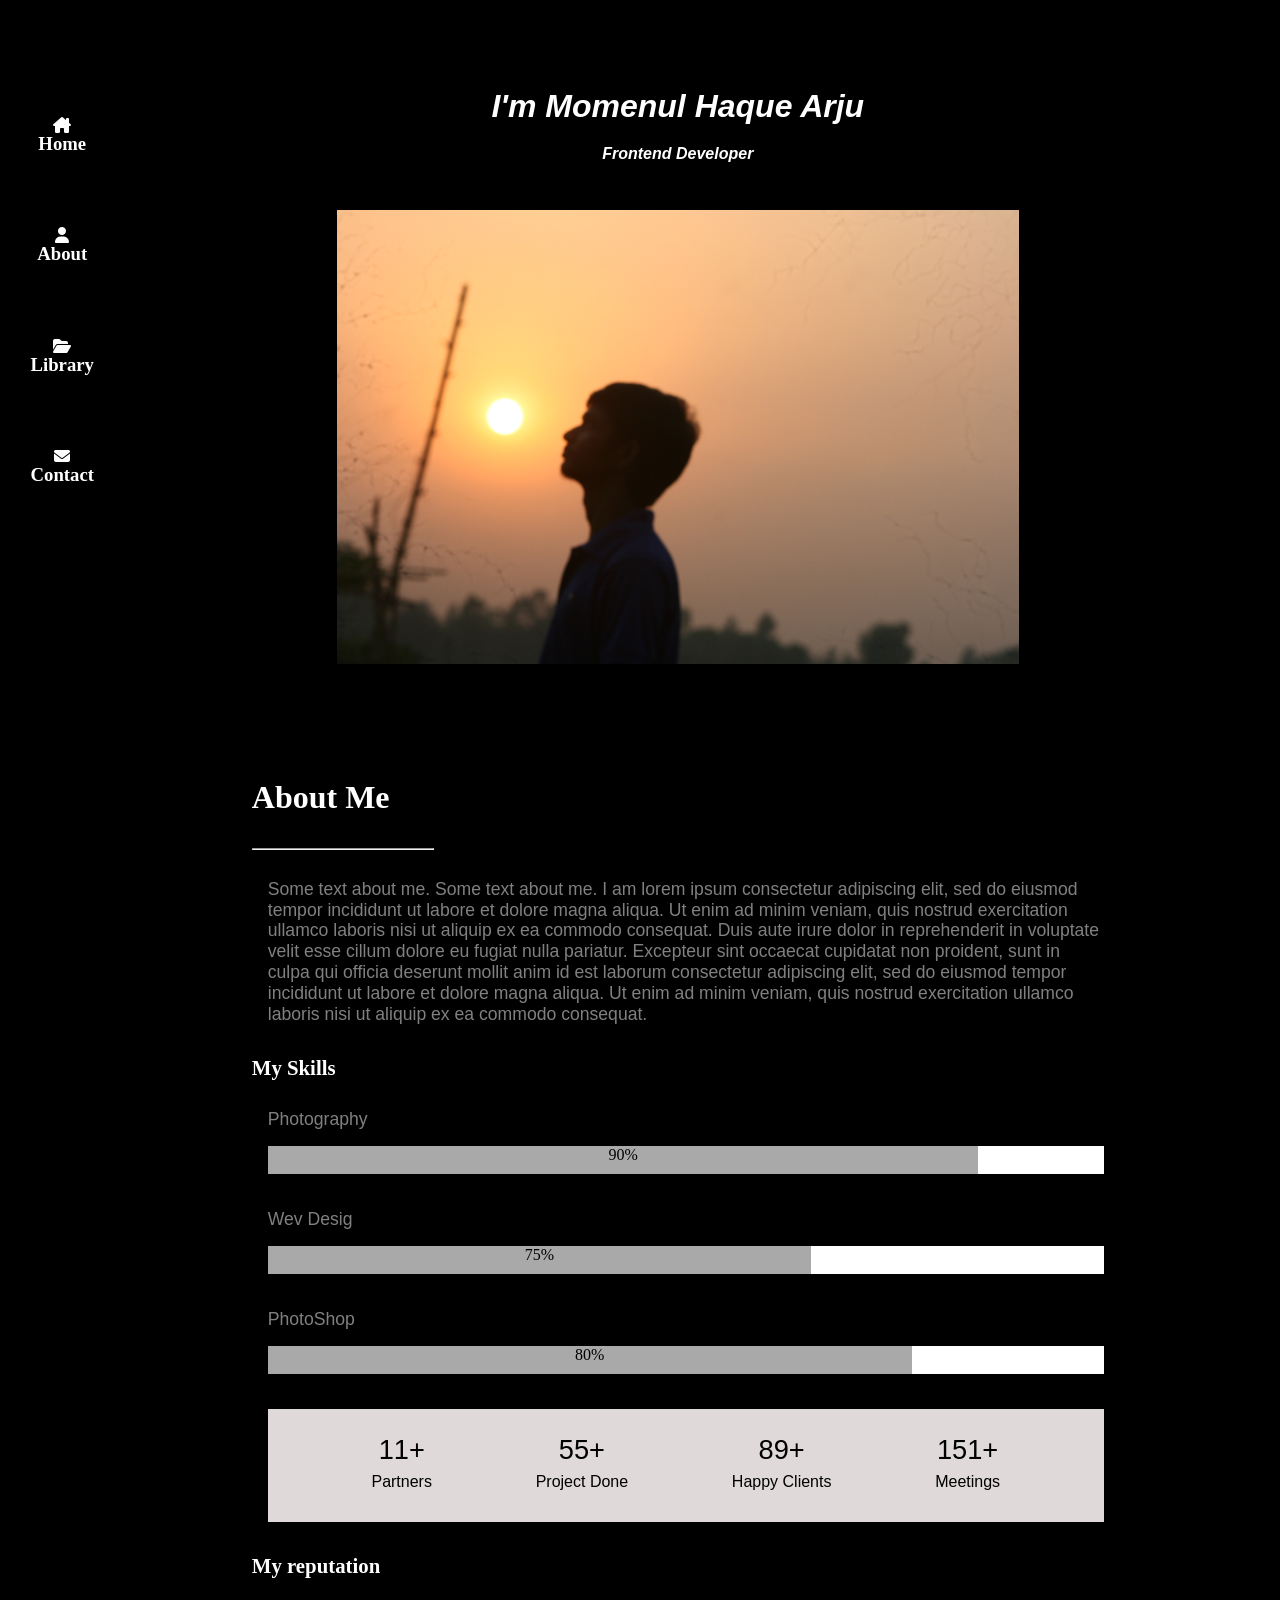
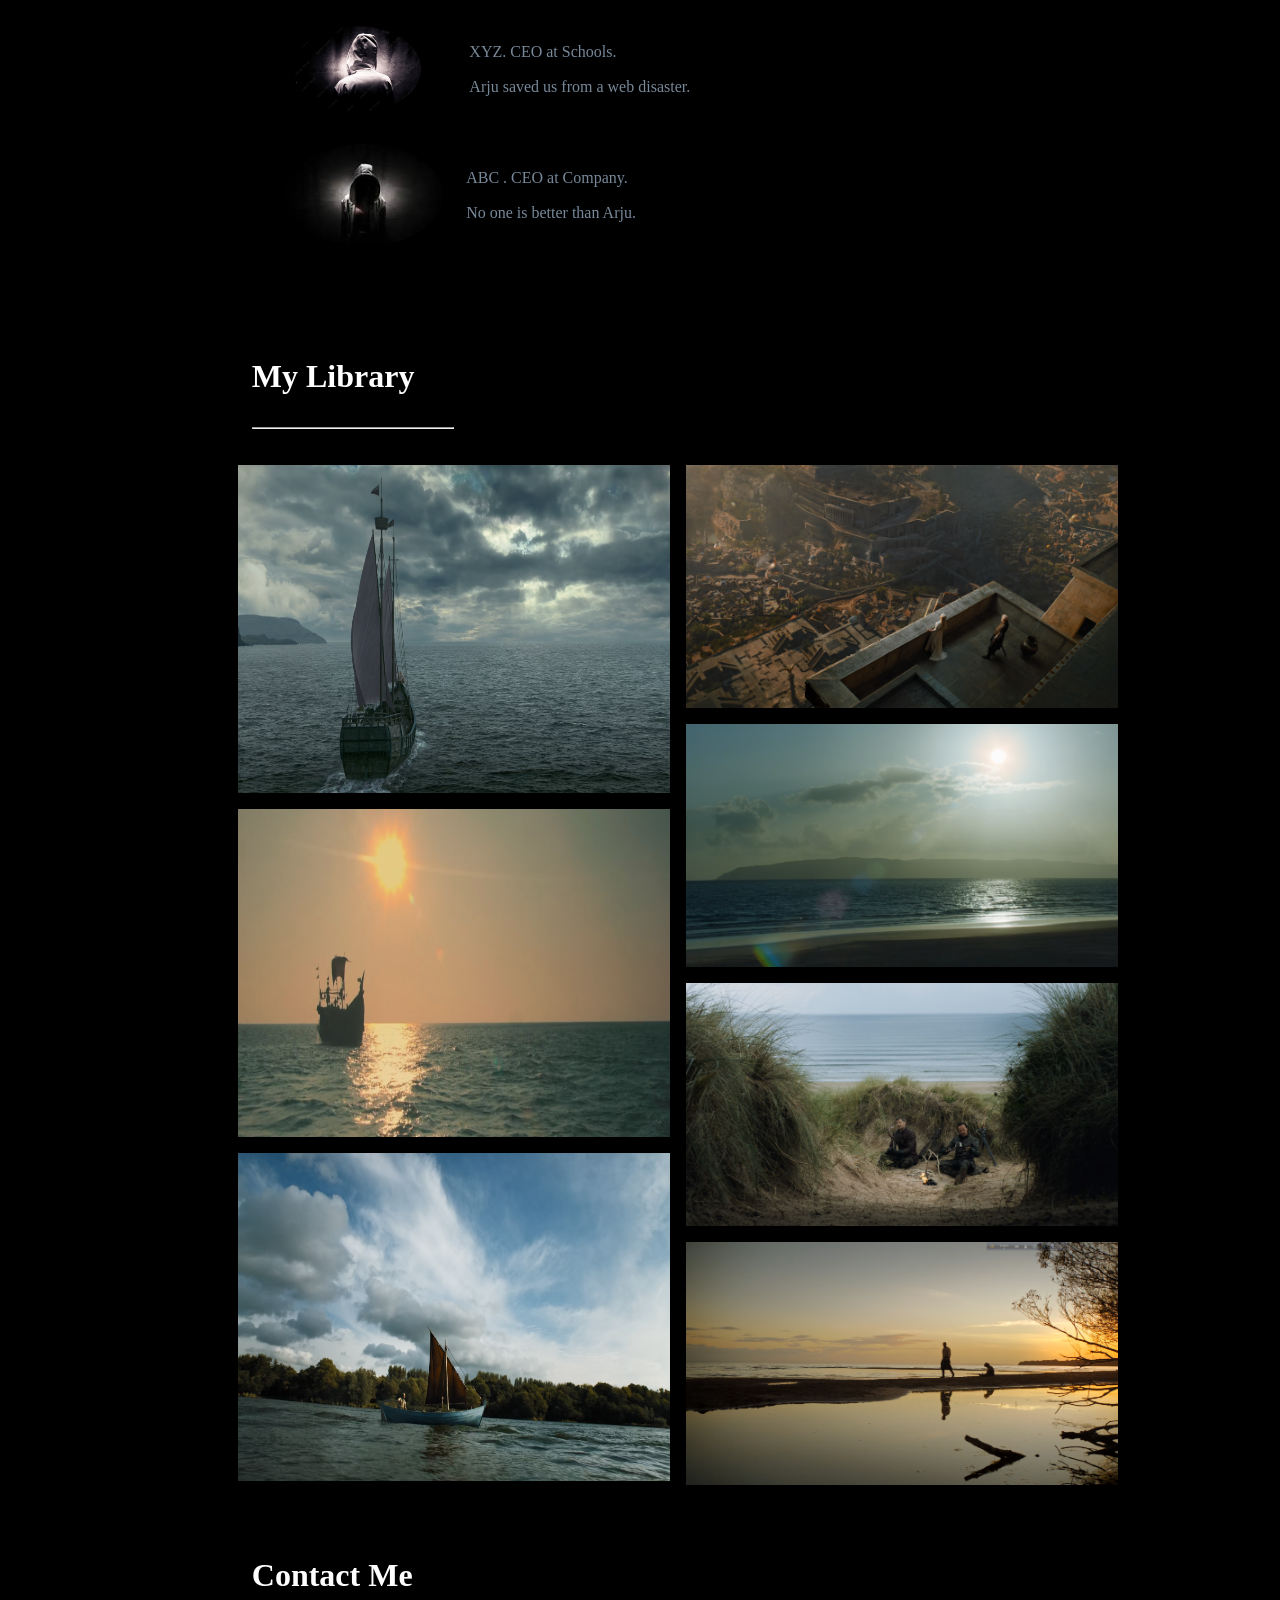
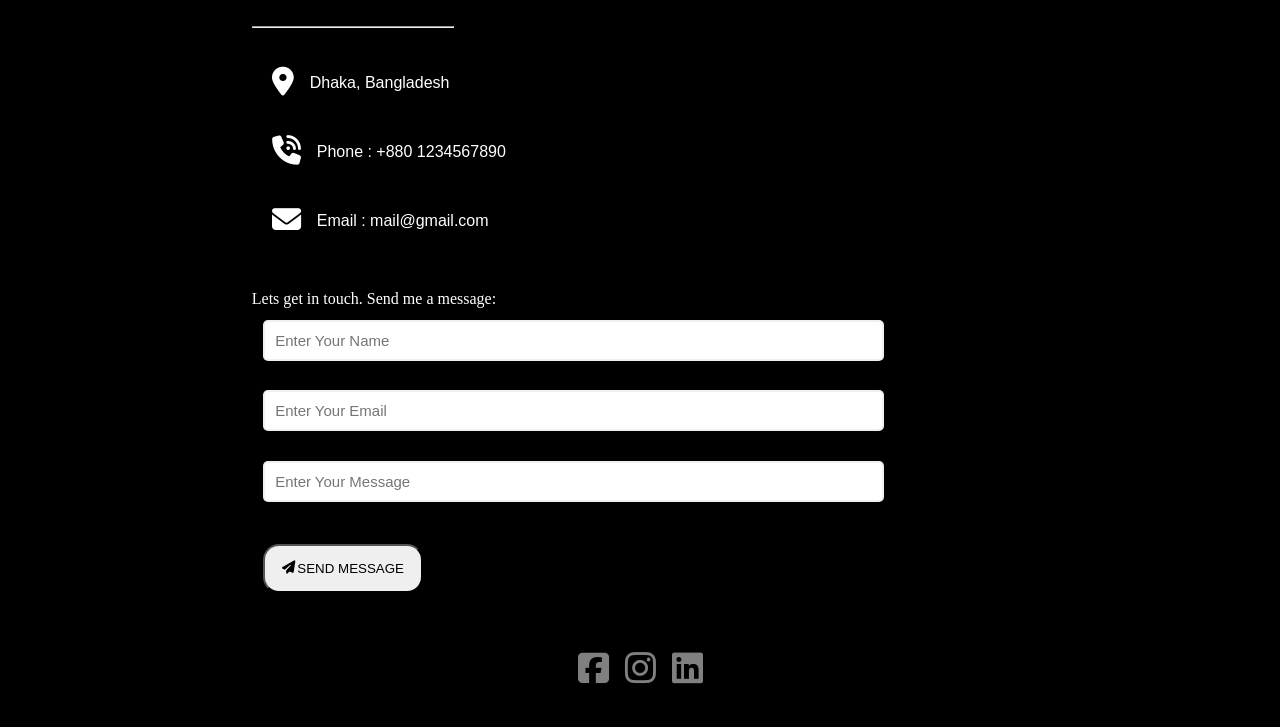
<file: index.html>
<!DOCTYPE html>
<html lang="en">
<head>
    <meta charset="UTF-8">
    <meta name="viewport" content="width=device-width, initial-scale=1.0">
    <title>My Portfolio</title>
    <link rel="apple-touch-icon" sizes="180x180" href="android-chrome-512x512.png">
    <link rel="icon" type="image/png" sizes="16x16" href="android-chrome-192x192.png">
    <link rel="icon" type="image/png" sizes="32x32" href="apple-touch-icon.png">
    <link rel="manifest" href="/site.webmanifest">

    <link rel="stylesheet" href="https://cdnjs.cloudflare.com/ajax/libs/font-awesome/6.5.2/css/all.min.css" integrity="sha512-SnH5WK+bZxgPHs44uWIX+LLJAJ9/2PkPKZ5QiAj6Ta86w+fsb2TkcmfRyVX3pBnMFcV7oQPJkl9QevSCWr3W6A==" crossorigin="anonymous" referrerpolicy="no-referrer" />
    <link rel="stylesheet" href="style.css">
    <link rel="stylesheet" href="responsive.css">
</head>
<body>
    <div class="navbar-slide">
        <div class="navbar" id="Home">
            <i class="fa-sharp fa-solid fa-house-chimney"></i>
            <h3>Home</h3>
        </div>
        <div class="navbar" id="About">
            <i class="fa-solid fa-user"></i>
            <h3>About</h3>    
        </div>
        <div class="navbar" id="Library">
            <i class="fa-solid fa-folder-open"></i>
            <h3>Library</h3>
        </div>
        <div class="navbar" id="Contact">
            <i class="fa-solid fa-envelope"></i>
            <h3>Contact</h3>
        </div>
    </div>
    <main class="main" id="home">
       <div class="home">
            <header>
                <h1>I'm Momenul Haque Arju</h1>
                <h4>Frontend Developer</h4>
                <img src="IMG_0083.JPG" alt="">
            </header>
            
            <!-- About start -->

           <div class="about" id="about">
                <h2>About Me</h2>
                <hr style="width: 180px;">
                <p>Some text about me. Some text about me. I am lorem ipsum consectetur adipiscing elit, sed do eiusmod tempor incididunt ut labore et dolore magna aliqua. Ut enim ad minim veniam, quis nostrud exercitation ullamco laboris nisi ut aliquip
                    ex ea commodo consequat. Duis aute irure dolor in reprehenderit in voluptate velit esse cillum dolore eu fugiat nulla pariatur. Excepteur sint occaecat cupidatat non proident, sunt in culpa qui officia deserunt mollit anim id est laborum consectetur
                    adipiscing elit, sed do eiusmod tempor incididunt ut labore et dolore magna aliqua. Ut enim ad minim veniam, quis nostrud exercitation ullamco laboris nisi ut aliquip ex ea commodo consequat.</p>
                <h3>My Skills</h3>
                <p>Photography</p>
                <div class="div" style="background-color: white;">
                    <div style="height:28px;width:85%;background-color: darkgrey;">90%</div>
                </div>
                <p>Wev Desig</p>
                <div class="div" style="background-color: white;">
                    <div style="height:28px;width:65%;background-color: darkgrey;">75%</div>
                </div>
                <p>PhotoShop</p>
                <div class="div" style="background-color: white;">
                    <div style="height:28px;width:77%;background-color: darkgrey;">80%</div>
                </div>

                <div class="info" style="background-color: rgb(223, 217, 217);">
                    <div class="span">
                        <span>11+</span>
                        Partners
                    </div>
                    <div class="span">
                        <span>55+</span>
                        Project Done
                    </div>
                    <div class="span">
                        <span>89+</span>
                        Happy Clients
                    </div>
                    <div class="span">
                        <span>151+</span>
                        Meetings
                    </div>
                </div>
                <div class="lib">
                    <h3>My reputation</h3>
                </div>
                <div class="reputation">
                    <div class="repu-profile">
                        <img src="1000_F_116787069_XVq4q40dKMt441CO2vIeNcKeBNs0gkQ3.jpg" alt="#">
                        <div class="write">
                            XYZ. CEO at  Schools.<br>
                            Arju saved us from a web disaster.
                        </div>
                    </div>
                    <div class="repu2-profile">
                        <img src="images.jpg" alt="">
                        <div class="write">
                            ABC . CEO at Company. <br>
                            No one is better than Arju.
                        </div>
                    </div>
                </div>
                
            </div>
            <!--about end-->

            <!--library start-->
            <div class="library" id="library">
                <h2>My Library</h2>
                <hr style="width: 200px; margin-bottom: 1.7rem;">
                <div class="img">
                    <div class="row">
                        <img src="Screenshot 2024-08-03 181937.png" alt="#">
                        <img src="Screenshot 2024-08-03 205921.png" alt="#">
                        <img src="Screenshot 2024-08-05 134030.png" alt="#">
                    </div>
                    <div class="col">
                        <img src="Screenshot 2024-08-05 134419.png" alt="#">
                        <img src="Screenshot 2024-08-05 135117.png" alt="#">
                        <img src="Screenshot 2024-08-05 135149.png" alt="#">
                        <img src="Screenshot 2024-08-05 224617.png" alt="#">
                    </div>
                </div>
            </div>

            <!--library end-->

            <!--Contact start-->
            <div class="contact" id="contact">
                <h2>Contact Me</h2>
                <hr style="width: 200px; margin-bottom: 1.2rem;">
                <div class="information">
                    <i class="fa-solid fa-location-dot"></i>
                    <p>Dhaka, Bangladesh</p>
                </div>
                <div class="information">
                    <i class="fa-solid fa-phone-volume"></i>
                    <p>Phone : +880 1234567890</p>
                </div>
                <div class="information">
                    <i class="fa-solid fa-envelope"></i>
                    <p>Email : mail@gmail.com</p>
                </div>
                <br><br>
                <div class="container">
                    <form id="form">
                        <p>Lets get in touch. Send me a message:</p>
                        <div class="send-msg">
                            <input id="name" type="text" placeholder="Enter Your Name">
                            <small id="name-error"></small>
                        </div>
                        <div class="send-msg">
                            <input id="email" type="email" placeholder="Enter Your Email">
                            <small id="email-error"></small>
                        </div>
                        <div class="send-msg">
                            <textarea type="text" id="msg" placeholder="Enter Your Message"></textarea>
                            <small id="msg-error"></small>
                        </div>
                        <button type="submit">
                            <i class="fa-solid fa-paper-plane"></i>
                            <p>SEND MESSAGE</p>
                        </button>
                    </form>
                </div>
                <!-- <form id="form" action="#">
                    <div class="send-msg">
                        <p>Lets get in touch. Send me a message:</p>
                        <input id="name" type="text" placeholder="Name" required>
                        <div id="name-error"></div>
                        <input id="email" type="email" placeholder="Email" required>
                        <div id="email-error"></div>
                        <textarea id="msg" type="text" placeholder="Message" required></textarea>
                        <div id="msg-error"></div>
                        <button type="submit">
                            <i class="fa-solid fa-paper-plane"></i>
                            <p>SEND MESSAGE</p>
                        </button>
                    </div>
                </form> -->

           </div>

           <!--contact end-->

        </div>
    </main>

    <footer>
        <div class="footer">
            <a id="linkdin" href="https://www.facebook.com/momenulislam.arju"><i class="fa-brands fa-square-facebook"></i></a>
            <a id="linkdin" href="haha.html"><i class="fa-brands fa-instagram"></i></a>
            <a id="linkdin" href="linkdin.html"><i class="fa-brands fa-linkedin"></i></a>
        </div>
    </footer>

    <script src="script.js"></script>
    <!-- <script src="validation.js"></script> -->
</body>
</html>
</file>
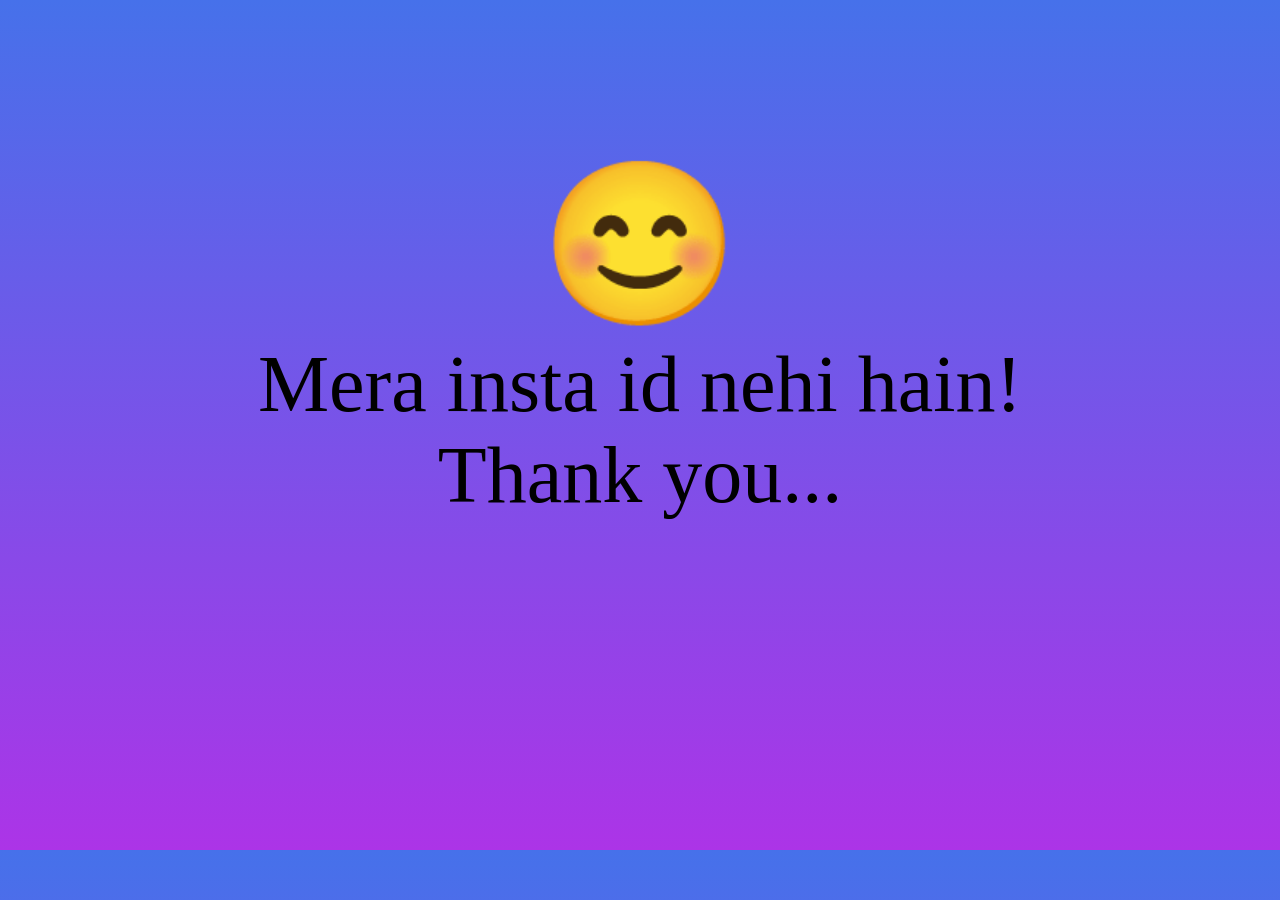
<file: haha.html>
<!DOCTYPE html>
<html lang="en">
<head>
    <meta charset="UTF-8">
    <meta name="viewport" content="width=device-width, initial-scale=1.0">
    <title>insta link</title>
    <link rel="stylesheet" href="haha.css">
</head>
<body>
    <div class="haha">
        <p id="emojy">😊</p>
        <p>Mera insta id nehi hain!</p>
        <p>Thank you...</p>
    </div>
</body>
</html>
</file>
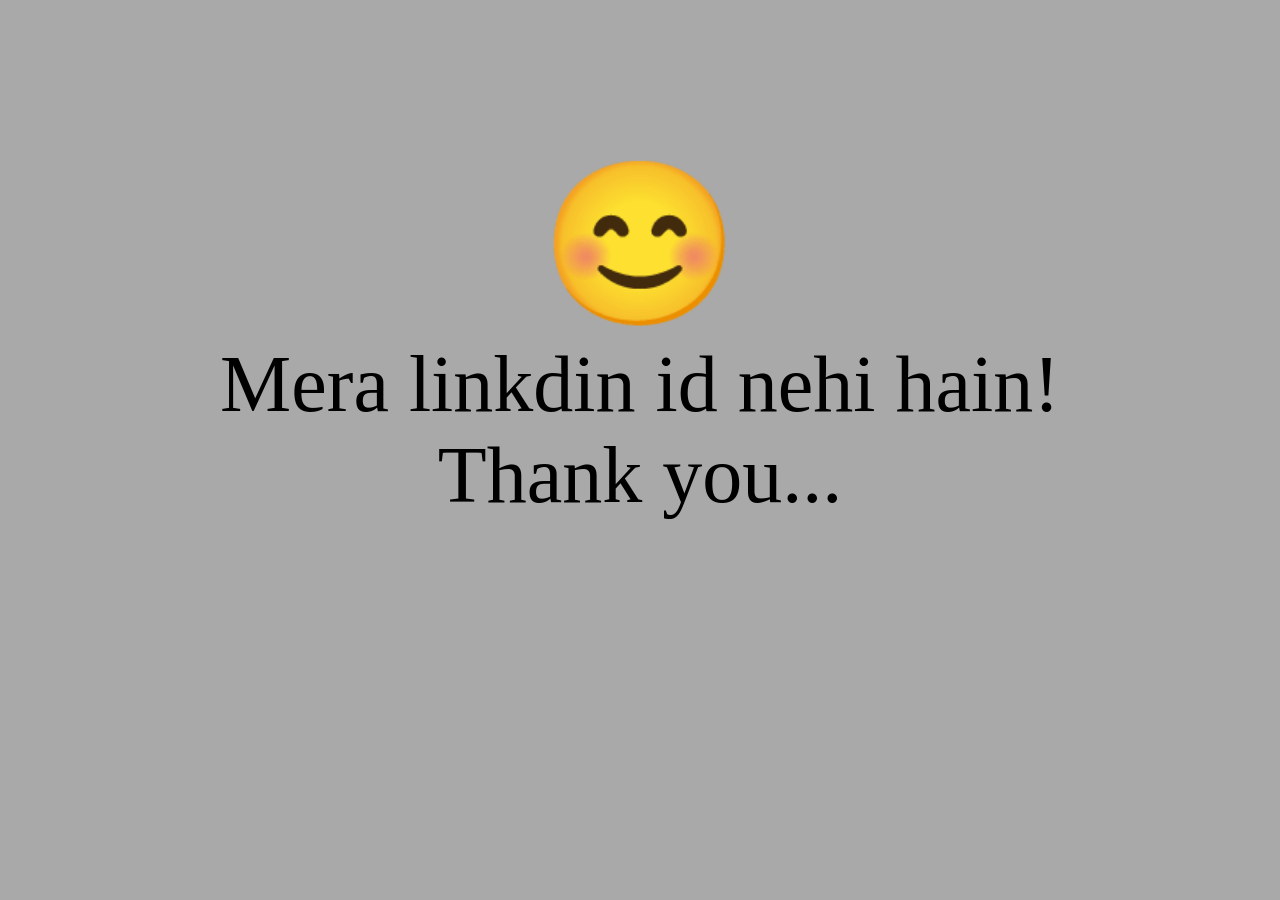
<file: linkdin.html>
<!DOCTYPE html>
<html lang="en">
<head>
    <meta charset="UTF-8">
    <meta name="viewport" content="width=device-width, initial-scale=1.0">
    <title>linkdin link</title>
    <link rel="stylesheet" href="linkdin.css">
</head>
<body>
    <div class="haha">
        <p id="emojy">😊</p>
        <p>Mera linkdin id nehi hain!</p>
        <p>Thank you...</p>
    </div>
</body>
</html>
</file>
<file: style.css>
*{
    margin: 0;
    padding: 0;
}
body{
    background-color: black;
    color: white;
}
.navbar-slide{
    width: 2.5cm;
    height: 100%;
    position:fixed;
    margin: 0;
    padding: 15px;
} 
.navbar{
    height: 2.5cm;
    width: 2.5cm;
    margin-top: 1rem;
    text-align: center;
    justify-content: center;
    align-items: center;
    display: flex;
    flex-direction: column; 
    transition: all .8s ease-out; 
} 
.navbar:hover{
    margin-left: .7cm;
    background-color: darkgray;
    border-radius: 1rem;
    cursor: pointer;
}

.main{
    margin-left: 6cm;
    margin-right: 4cm;
    margin-top: 1.52cm;
    justify-content: center;
    align-items: center;
    padding: 25px;
}
header{
    text-align: center;
    justify-content: center;
    align-items: center;
    font-family: 'Lucida Sans', 'Lucida Sans Regular', 'Lucida Grande', 'Lucida Sans Unicode', Geneva, Verdana, sans-serif;
    line-height: 3rem;
    font-style: italic;
}

header img{
    height: 70%;
    width: 80%;
    margin: 2rem 0 4rem 0;
}

.about h2{
    font-size: 2rem;
    margin: 2rem 0 2rem 0;
}
.about h3{
    font-size: 1.3rem;
    margin-top: 2rem;
}
.about p{
    line-height: 1.3rem;
    margin: 1.8rem 0 1rem 1rem;
    font-size: 1.1rem;
    font-family: sans-serif;
    color: gray;
}
.div{
    margin: 0 0 2.2rem 1rem;
    color: black;
    text-align: center;
    align-items: center;
    justify-content: center;
}
.info{
    height: 3cm;
    margin-top: 2rem;
    margin-left: 1rem;
    color: black;
    display: flex;
    justify-content: space-evenly;
    align-items: center;
    font-size: 1rem;
    line-height: 2rem;
    font-family: sans-serif;
}
.span span{
    font-size: 1.7rem;
}
.span{
    display: flex;
    flex-direction: column;
    text-align: center;
    
}

.lib h3{
    font-size: 1.3rem;
    margin-top: 2rem;
}
.reputation{
    margin: 3rem 1rem 7rem 2rem;
}

.repu-profile img{
    width: 8rem;
    border-radius: 50%;
    margin-right: 3rem;
    margin-left: .6rem;
}
.repu2-profile img{
    width: 10rem;
    border-radius: 50%;
    margin-right: 1.4rem;
}

.write{
    color: lightslategray;
    line-height: 2.2rem;
}

.repu-profile{
    margin-bottom: 2rem;
    display: flex;
    align-items: center;
}
.repu2-profile{
    margin-bottom: 2rem;
    display: flex;
    align-items: center;
}

.contact h2{
    margin: 4rem 0 2rem 0;
    font-size: 2rem;
}

.library h2{
    margin: 2rem 0 2rem 0;
    font-size: 2rem;
}

.img{
    display: flex;
    flex-direction: row;
    justify-content:center;
}
.col{
    display: flex;
    flex-direction: column;
}

.row{
    display: flex;
    flex-direction: column;
}

.col img{
    width: 27rem;
    margin: .51rem;
}
.row img{
    width: 27rem;
    height: 20.5rem;
    margin: .51rem;
}

.information{
    font-size: 1rem;
    font-family: sans-serif;
    display: flex;
    padding: 20px;
    gap: 1rem;
}
.information i{
    font-size: 1.82rem;
}
.information p{
    margin-top: .41rem;
}
.container{
    display: flex;
    flex-direction: column;
}

.send-msg input{
    margin: .71rem 0 0 .71rem;
    border: 2.5px solid #f0f0f0f0;
    border-radius: 5px;
    display: block;
    width: 70%;
    padding: 10px;
    font-size: 15px;
}

.send-msg textarea{
    margin: .71rem 0 0 .71rem;
    border-radius: 5px;
    display: block;
    resize: none;
    width: 70%;
    padding: 10px;
    height: 17px;
    font-family: sans-serif;
    font-size: 15px;
    border: 2.5px solid #f0f0f0f0;
}

.send-msg textarea:focus-visible{
    outline: 0;
    border-color: #757581;
}

.send-msg input:focus{
    outline: 0;
    border-color: #737375;
}

#msg{
    max-height: 330px;
    align-items: center;
} 
#msg::-webkit-scrollbar{
    width: 0;
}
button{
    width: 10rem;
    padding: 15px;
    margin: 1.5rem 0 0 .71rem;
    justify-content:space-evenly;
    align-items: center;
    text-align: center;
    display: flex;
    border-radius: 1rem;
    transition: all .6s ease-in-out;
}
.container p{
    margin-bottom: .1px;
}

button:hover{
    width: 12rem;
    background-color: powderblue;
    cursor: pointer;
}

footer{
    margin: 0 4cm 1cm 4cm;
}
.fb-logo{
    height: 2cm;
    width: 2cm;
}
.insta-logo{
    height: 1.2cm;
    width: 1.2m;
    border-radius: .5rem;
}
 .footer{
    margin-top: 2rem;
    display: flex;
    justify-content: center;
    align-items: center;
    gap: 1rem;
}
#linkdin{
    color: grey;
    font-size: 2.2rem;
    
} 

#name-error, #email-error, #msg-error{
    margin: .71rem 0 0 .71rem;
    color: rgb(247, 50, 50);
    font-family: 'Poppins', serif;
    font-size: 14px;
    font-weight: 100;
}

.send-msg.success input{
    border-color: #2ecc71;
}
.send-msg.error input{
    border-color: #e74c3e;
}
.send-msg.success textarea{
    border-color: #03fa6a;
}
.send-msg.error textarea{
    border-color: #fe1500;
}
</file>
<file: responsive.css>
@media screen and (max-width: 700px) {
    .col img{
        width: 10rem;
        margin: .1rem;
    }
    .row img{
        width: 10rem;
        height: 7.5rem;
        margin: .1rem;
    }
    .main{
        margin: 0rem 2px 2px 6rem;
    }
    header{ 
        line-height: 2rem;
    }
    header img{
        margin: 1rem 0 1rem 0;
    }
    .about h2{
        margin: 0rem 0 1rem 0;
    }
    .info{
        font-size: .6rem;
        line-height: 1.5rem;
    }
    .span span{
        font-size: .8rem;
    }
    .library h2{
        margin: 2rem 0 1rem 0;
    } 
    .reputation{
        margin: 0;
        line-height: 1rem;
    }
    .repu-profile img{
        margin-right: 2rem;
    }
    .repu2-profile img{
        margin-right: .4rem;
    }
    .contact h2{
        margin: 2rem 0 1rem 0;
    }
    button{
        width: 8rem;
        padding: 15px;
    }
    button:hover{
        width: 10rem;
        height: 4rem;
    }
    .send-msg input{
        width: 90%;
        
    }
    .navbar:hover{
        margin-left: .3cm;
    }
    .send-msg textarea{
        width: 90%;
    }
}
</file>
<file: haha.css>
*{
    margin: 0;
    padding: 0;
}

body{
    min-height: 77.6vh;
    color: black;
    background: linear-gradient(#4671EA, #AC34E7);
}

.haha{
    height: 100%;
    width: 100%;
    justify-content: center;
    align-items: center;
    text-align: center;
    display: flex;
    flex-direction: column;
    margin: 4cm 0 3cm 0;
}

.haha p{
    font-size: 5rem;
}

#emojy{
    font-size: 10rem;
}
</file>
<file: linkdin.css>
*{
    margin: 0;
    padding: 0;
}

body{
    color: black;
    background-color:darkgray;
}

.haha{
    height: 100%;
    width: 100%;
    justify-content: center;
    align-items: center;
    text-align: center;
    display: flex;
    flex-direction: column;
    margin: 4cm 0 3cm 0;
}

.haha p{
    font-size: 5rem;
}

#emojy{
    font-size: 10rem;
}
</file>
